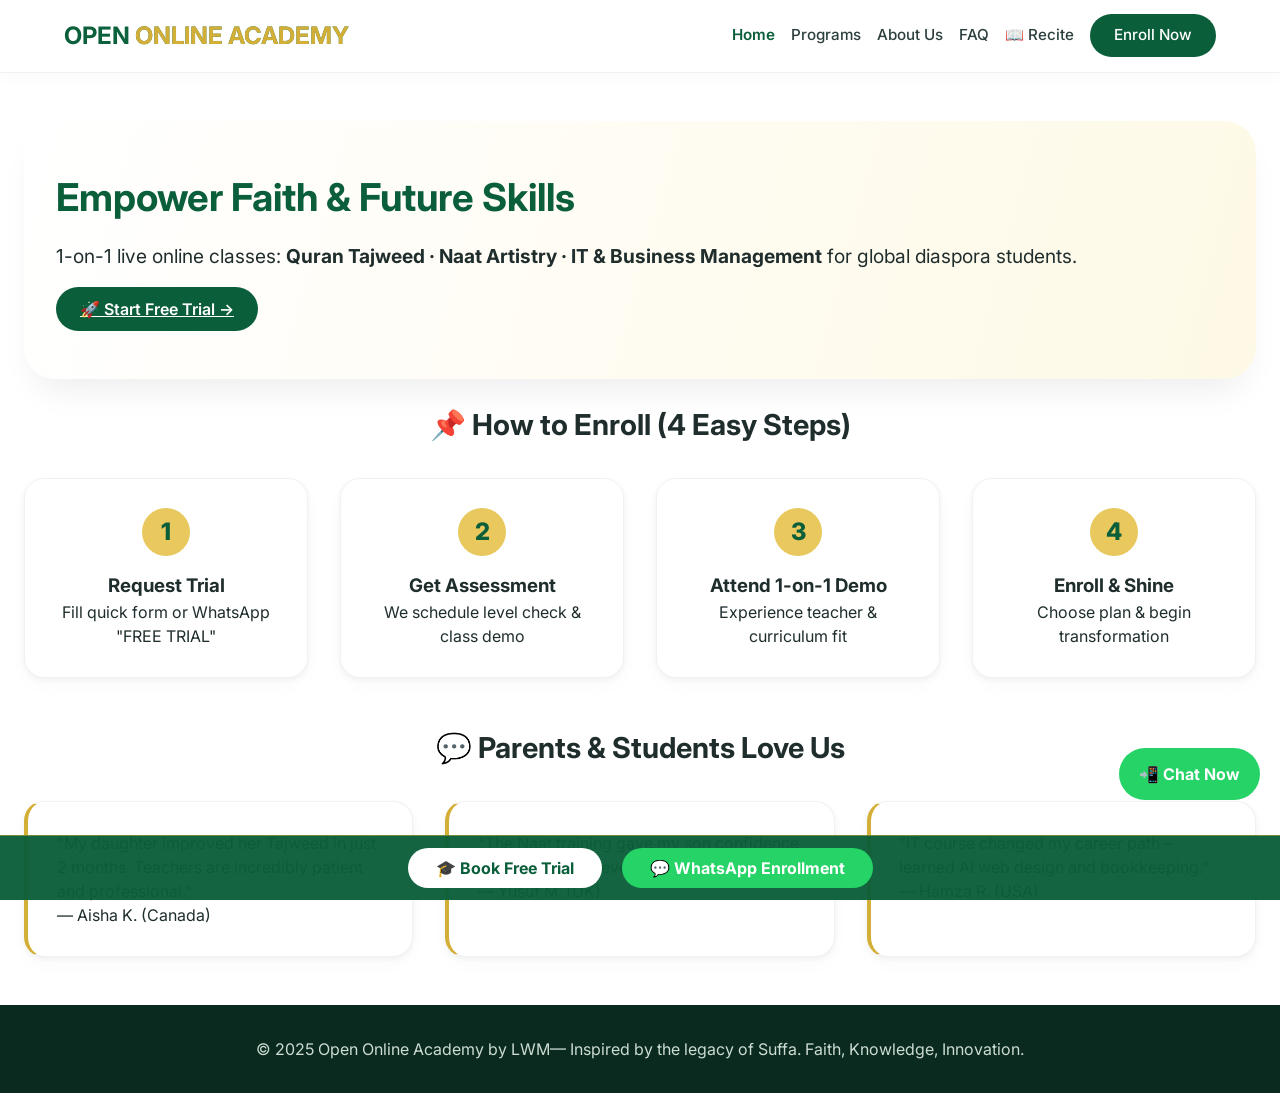
<file: index.html>
<!DOCTYPE html>
<html lang="en">
<head>
    <meta charset="UTF-8">
    <meta name="viewport" content="width=device-width, initial-scale=1.0, viewport-fit=cover">
    <title>Open Online Academy | Quran · Naat · IT Academy</title>
    <link href="https://fonts.googleapis.com/css2?family=Inter:opsz,wght@14..32,300;400;500;600;700&display=swap" rel="stylesheet">
    <style>
        * { margin: 0; padding: 0; box-sizing: border-box; }
        :root {
            --primary: #0b5e3a;
            --primary-dark: #07452a;
            --gold: #d4af37;
            --gold-light: #e9c85e;
            --card-shadow: 0 20px 35px -12px rgba(0,0,0,0.08);
        }
        body { font-family: 'Inter', sans-serif; background: white; color: #1f2d2d; line-height: 1.5; }
        .main-header {
            background: white;
            position: sticky;
            top: 0;
            z-index: 1000;
            padding: 0.9rem 5%;
            box-shadow: 0 2px 18px rgba(0,0,0,0.03);
            border-bottom: 1px solid #eef2f0;
        }
        .header-container {
            display: flex;
            justify-content: space-between;
            align-items: center;
            flex-wrap: wrap;
            gap: 15px;
        }
        .logo {
            font-size: 1.5rem;
            font-weight: 700;
            background: linear-gradient(135deg, var(--primary) 0%, #0f6e46 100%);
            background-clip: text;
            -webkit-background-clip: text;
            color: transparent;
        }
        .logo span { color: var(--gold); background: none; }
        .nav-links { display: flex; flex-wrap: wrap; gap: 1rem; align-items: center; }
        .nav-links a {
            text-decoration: none;
            font-weight: 500;
            color: #2c3e3e;
            transition: all 0.25s ease;
            font-size: 0.95rem;
        }
        .nav-links a:hover, .nav-links a.active { color: var(--primary); font-weight: 600; }
        .btn-primary {
            background: var(--primary);
            color: white !important;
            padding: 10px 24px;
            border-radius: 40px;
            font-weight: 600;
            border: none;
            cursor: pointer;
            transition: all 0.25s ease;
        }
        .btn-primary:hover { background: var(--primary-dark); transform: translateY(-2px); }
        .page { display: none; animation: fadeIn 0.3s ease; }
        .active-page { display: block; }
        @keyframes fadeIn { from { opacity: 0; transform: translateY(8px);} to { opacity: 1; transform: translateY(0);} }
        .container { max-width: 1280px; margin: 0 auto; padding: 3rem 1.5rem; }
        .hero {
            background: linear-gradient(105deg, #ffffff 0%, #fef9e6 100%);
            border-radius: 2rem;
            padding: 3rem 2rem;
            margin-bottom: 1.5rem;
            box-shadow: var(--card-shadow);
        }
        .grid-3 { display: grid; grid-template-columns: repeat(auto-fit, minmax(280px, 1fr)); gap: 2rem; margin-top: 2rem; }
        .card {
            background: white;
            border-radius: 1.25rem;
            padding: 1.8rem;
            box-shadow: 0 8px 20px rgba(0,0,0,0.02), 0 2px 6px rgba(0,0,0,0.05);
            border: 1px solid #f0f2f0;
        }
        .card:hover { transform: translateY(-4px); box-shadow: var(--card-shadow); }
        .testimonial-card { border-left: 4px solid var(--gold); }
        .step-card { text-align: center; }
        .step-number {
            background: var(--gold-light);
            width: 48px;
            height: 48px;
            display: inline-flex;
            align-items: center;
            justify-content: center;
            border-radius: 60px;
            font-weight: 800;
            font-size: 1.5rem;
            color: var(--primary);
            margin-bottom: 1rem;
        }
        .faq-item {
            background: white;
            border-radius: 1rem;
            margin-bottom: 1rem;
            border: 1px solid #e2e8f0;
            overflow: hidden;
        }
        .faq-question {
            padding: 1.2rem 1.5rem;
            font-weight: 700;
            cursor: pointer;
            background: #ffffff;
            display: flex;
            justify-content: space-between;
        }
        .faq-answer { padding: 0 1.5rem 1.2rem 1.5rem; display: none; border-top: 1px solid #eef2f0; }
        .faq-item.open .faq-answer { display: block; }
        footer { background: #0a2a1f; color: #ccdcd2; text-align: center; padding: 2rem; }
        .sticky-enroll {
            position: fixed;
            bottom: 0;
            left: 0;
            width: 100%;
            background: rgba(11, 94, 58, 0.96);
            padding: 12px 20px;
            display: flex;
            justify-content: center;
            gap: 20px;
            z-index: 1100;
            border-top: 1px solid rgba(212, 175, 55, 0.5);
        }
        .sticky-btn {
            background: white;
            color: var(--primary);
            padding: 8px 28px;
            border-radius: 60px;
            font-weight: 700;
            text-decoration: none;
            display: inline-flex;
            align-items: center;
            gap: 8px;
        }
        .sticky-btn-wa { background: #25D366; color: white; }
        .whatsapp-float {
            position: fixed;
            bottom: 100px;
            right: 20px;
            background: #25D366;
            padding: 14px 20px;
            border-radius: 50px;
            font-weight: bold;
            text-decoration: none;
            color: white;
            z-index: 1100;
            display: flex;
            gap: 8px;
            align-items: center;
        }
        @media (max-width: 760px) {
            .header-container { flex-direction: column; }
            .sticky-enroll { padding: 8px 12px; gap: 8px; }
            .sticky-btn { padding: 6px 16px; font-size: 0.8rem; }
            .whatsapp-float { bottom: 85px; padding: 10px 16px; }
        }
        input, select, textarea {
            width: 100%;
            padding: 12px;
            border-radius: 14px;
            border: 1px solid #d0dbd0;
            margin-top: 5px;
            margin-bottom: 15px;
            font-family: inherit;
        }
        .form-card {
            background: #f9fbf8;
            padding: 1.8rem;
            border-radius: 1.5rem;
        }
        .success-message {
            background: #d4edda;
            color: #155724;
            padding: 1rem;
            border-radius: 1rem;
            display: none;
            margin-top: 1rem;
        }
        .error-message {
            background: #f8d7da;
            color: #721c24;
            padding: 1rem;
            border-radius: 1rem;
            display: none;
            margin-top: 1rem;
        }
    </style>
</head>
<body>

<header class="main-header">
    <div class="header-container">
        <div class="logo">OPEN <span>ONLINE ACADEMY</span></div>
        <div class="nav-links" id="navLinks">
            <a href="#" data-page="home">Home</a>
            <a href="#" data-page="programs">Programs</a>
            <a href="#" data-page="about">About Us</a>            
            <a href="#" data-page="faq">FAQ</a>
            <a href="read.html">📖 Recite</a>
            <a href="#" class="btn-primary" data-page="freetrial">Enroll Now</a>
        </div>
    </div>
</header>

<main>
    <!-- HOME PAGE -->
    <div id="home-page" class="page active-page">
        <div class="container">
            <div class="hero">
                <h1 style="font-size: 2.4rem; color: var(--primary);">Empower Faith & Future Skills</h1>
                <p style="font-size: 1.2rem; margin: 1rem 0;">1-on-1 live online classes: <strong>Quran Tajweed · Naat Artistry · IT & Business Management</strong> for global diaspora students.</p>
                <a href="#" data-page="freetrial" class="btn-primary" style="display: inline-block;">🚀 Start Free Trial →</a>
            </div>
            <h2 style="font-size: 1.8rem; text-align: center; margin-bottom: 2rem;">📌 How to Enroll (4 Easy Steps)</h2>
            <div class="grid-3" style="grid-template-columns: repeat(auto-fit, minmax(220px,1fr));">
                <div class="card step-card"><div class="step-number">1</div><h3>Request Trial</h3><p>Fill quick form or WhatsApp "FREE TRIAL"</p></div>
                <div class="card step-card"><div class="step-number">2</div><h3>Get Assessment</h3><p>We schedule level check & class demo</p></div>
                <div class="card step-card"><div class="step-number">3</div><h3>Attend 1-on-1 Demo</h3><p>Experience teacher & curriculum fit</p></div>
                <div class="card step-card"><div class="step-number">4</div><h3>Enroll & Shine</h3><p>Choose plan & begin transformation</p></div>
            </div>
            <h2 style="font-size: 1.8rem; text-align: center; margin: 3rem 0 1rem 0;">💬 Parents & Students Love Us</h2>
            <div class="grid-3">
                <div class="card testimonial-card">"My daughter improved her Tajweed in just 2 months. Teachers are incredibly patient and professional." <br/>— Aisha K. (Canada)</div>
                <div class="card testimonial-card">"The Naat training gave my son confidence to recite at local events." <br/>— Yusuf M. (UK)</div>
                <div class="card testimonial-card">"IT course changed my career path – learned AI web design and bookkeeping." <br/>— Hamza R. (USA)</div>
            </div>
        </div>
    </div>

    <!-- PROGRAMS PAGE -->
    <div id="programs-page" class="page">
        <div class="container">
            <h2 style="color: var(--primary); font-size: 2rem;">Our Academic Disciplines</h2>
            <div class="grid-3">
                <div class="card"><h3>📖 Quranic Studies</h3><ul><li>Noorani Qaida & foundational Arabic</li><li>Advanced Tajweed rules</li><li>Hifz/Memorization with revision plans</li><li>Daily Duas & Salah guidance</li></ul></div>
                <div class="card"><h3>🎤 Naat & Vocal Artistry</h3><ul><li>Sana Khawan training (kids & adults)</li><li>Classical & modern Urdu/Punjabi scales</li><li>Breathing techniques & stage presence</li><li>Rhythm & public delivery</li></ul></div>
                <div class="card"><h3>💻 IT & Digital Business</h3><ul><li>AI-assisted Web Design (HTML/CSS/JS)</li><li>Inventory Management & QuickBooks</li><li>Budgeting & Financial Reporting</li><li>Professional comms & freelancing prep</li></ul></div>
            </div>
            <div style="margin-top: 3rem; background: #f4f7f2; border-radius: 2rem; padding: 1.5rem;">
                <h3 style="color: var(--primary);">📊 Fee Plans (Monthly Packages)</h3>
                <table style="width:100%; border-collapse: collapse;">
                    <thead><tr style="background: var(--primary); color: white;"><th>Program</th><th>2 classes/week</th><th>3 classes/week</th><th>5 classes/week</th></tr></thead>
                    <tbody>
                        <tr><td>Quran Tajweed</td><td>$89</td><td>$119</td><td>$159</td></tr>
                        <tr><td>Naat Artistry</td><td>$79</td><td>$109</td><td>$139</td></tr>
                        <tr><td>IT Business Track</td><td>$99</td><td>$139</td><td>$189</td></tr>
                    </tbody>
                </table>
            </div>
        </div>
    </div>

    <!-- ABOUT PAGE -->
    <div id="about-page" class="page">
        <div class="container">
            <h2 style="color: var(--primary);">About Suffa Online Academy</h2>
            <p style="margin: 1rem 0 2rem 0;">We bring premium online education merging Islamic values and modern skills for Western families, inspired by the noble tradition of seeking knowledge.</p>
            <div class="grid-3">
                <div class="card"><h3>🎓 Our Vision</h3><p>To raise a generation rooted in Quran, eloquent in Naat, and capable in digital economy.</p></div>
                <div class="card"><h3>🌍 Global Faculty</h3><p>Certified Quran instructors, Professional Naat coaches, and Industry IT experts.</p></div>
                <div class="card"><h3>🤝 1-on-1 Attention</h3><p>Customized pace & schedule for each student — no crowded classes.</p></div>
            </div>
        </div>
    </div>

    <!-- FREE TRIAL PAGE - WITH WORKING GOOGLE SHEETS FORM -->
    <div id="freetrial-page" class="page">
        <div class="container">
            <div class="hero" style="background: #eef3e9;">
                <h2 style="color: var(--primary);">🌟 Start Your Free Trial Class</h2>
                <p>No commitment. Meet your instructor, evaluate our method, and get personalized roadmap.</p>
            </div>
            <div style="display: grid; grid-template-columns: 1fr 1fr; gap: 2rem;">
                <div class="form-card">
                    <h3>📝 Enrollment Form</h3>
                    <form id="enrollmentForm" onsubmit="event.preventDefault(); submitEnrollment()">
                        <div class="form-group">
                            <label>Full Name *</label>
                            <input type="text" id="fullName" required>
                        </div>
                        <div class="form-group">
                            <label>Email Address *</label>
                            <input type="email" id="email" required>
                        </div>
                        <div class="form-group">
                            <label>WhatsApp Number (with country code) *</label>
                            <input type="tel" id="whatsapp" placeholder="+923095222202" required>
                        </div>
                        <div class="form-group">
                            <label>Student Age *</label>
                            <input type="number" id="age" required>
                        </div>
                        <div class="form-group">
                            <label>Select Program *</label>
                            <select id="program" required>
                                <option value="">Select a course</option>
                                <option value="Quran Tajweed">Quran Tajweed</option>
                                <option value="Naat Artistry">Naat Artistry</option>
                                <option value="IT Business">IT & Business Management</option>
                                <option value="Combined (Multiple)">Combined (Multiple)</option>
                            </select>
                        </div>
                        <div class="form-group">
                            <label>Preferred Time Slot</label>
                            <select id="timeSlot">
                                <option value="Morning (9AM-12PM)">Morning (9AM-12PM)</option>
                                <option value="Afternoon (12PM-3PM)">Afternoon (12PM-3PM)</option>
                                <option value="Evening (3PM-6PM)">Evening (3PM-6PM)</option>
                                <option value="Night (6PM-9PM)">Night (6PM-9PM)</option>
                            </select>
                        </div>
                        <div class="form-group">
                            <label>Additional Notes (optional)</label>
                            <textarea rows="3" id="notes" placeholder="Any specific requirements or questions..."></textarea>
                        </div>
                        <button type="submit" class="btn-primary" style="width: 100%;">Submit Trial Request →</button>
                        <div id="formSuccess" class="success-message">✅ Thank you! We'll contact you on WhatsApp within 24 hours to schedule your free trial.</div>
                        <div id="formError" class="error-message">❌ Something went wrong. Please try again or contact us on WhatsApp.</div>
                    </form>
                </div>
                <div class="card">
                    <h3>⚡ WhatsApp Express Enrollment</h3>
                    <p>Simply message "FREE TRIAL" on WhatsApp and our enrollment team will assist within 30 minutes.</p>
                    <a href="https://wa.me/923095222202?text=I%20want%20a%20FREE%20trial%20class" target="_blank" style="display: inline-block; background: #25D366; color: white; padding: 12px 24px; text-decoration: none; border-radius: 50px; margin: 1rem 0;">📲 Start via WhatsApp Now</a>
                    <p style="margin-top: 1rem;">✔️ Preferred method for instant setup.</p>
                    <div style="margin-top: 2rem; padding: 1rem; background: #f0f7ff; border-radius: 1rem;">
                        <p><strong>📞 Or Call Us:</strong></p>
                        <p style="font-size: 1.2rem;">+92 309 5222202</p>
                    </div>
                </div>
            </div>
        </div>
    </div>

    <!-- FAQ PAGE -->
    <div id="faq-page" class="page">
        <div class="container">
            <h2 style="color: var(--primary);">Frequently Asked Questions</h2>
            <div class="faq-list">
                <div class="faq-item"><div class="faq-question">📌 What age groups do you accept? <span>+</span></div><div class="faq-answer">We teach kids (5+), teens, and adults. All levels welcome.</div></div>
                <div class="faq-item"><div class="faq-question">💻 Which platform do you use for classes? <span>+</span></div><div class="faq-answer">Zoom / Google Meet with interactive whiteboard & screen sharing.</div></div>
                <div class="faq-item"><div class="faq-question">🌎 Do you offer classes for different time zones?<span>+</span></div><div class="faq-answer">Yes! US, Canada, UK, Europe, Australia time zones. 24/7 flexible scheduling.</div></div>
                <div class="faq-item"><div class="faq-question">🕌 Is there any Quran Ijazah program?<span>+</span></div><div class="faq-answer">Yes, advanced Tajweed & Ijazah available upon completion.</div></div>
                <div class="faq-item"><div class="faq-question">💰 How can I pay for courses?<span>+</span></div><div class="faq-answer">PayPal, credit cards, Wise, bank transfer. Monthly and quarterly discounts.</div></div>
            </div>
        </div>
    </div>
</main>

<div class="sticky-enroll">
    <a href="#" data-page="freetrial" class="sticky-btn">🎓 Book Free Trial</a>
    <a href="https://wa.me/923095222202?text=I%20need%20enrollment%20info" target="_blank" class="sticky-btn sticky-btn-wa">💬 WhatsApp Enrollment</a>
</div>
<a href="https://wa.me/923095222202?text=Hello%2C%20I%20want%20a%20FREE%20trial%20class" target="_blank" class="whatsapp-float">📲 Chat Now</a>

<footer>
    <p>© 2025 Open Online Academy by LWM— Inspired by the legacy of Suffa. Faith, Knowledge, Innovation.</p>    
</footer>

<script>
    // Page Navigation
    const pages = {
        home: document.getElementById('home-page'),
        programs: document.getElementById('programs-page'),
        about: document.getElementById('about-page'),
        freetrial: document.getElementById('freetrial-page'),
        faq: document.getElementById('faq-page')
    };

    function setActivePage(pageId) {
        Object.values(pages).forEach(page => { if(page) page.classList.remove('active-page'); });
        if(pages[pageId]) pages[pageId].classList.add('active-page');
        document.querySelectorAll('.nav-links a').forEach(link => {
            const linkPage = link.getAttribute('data-page');
            if(linkPage === pageId) link.classList.add('active');
            else link.classList.remove('active');
        });
        window.scrollTo({ top: 0, behavior: 'smooth' });
    }

    document.querySelectorAll('[data-page]').forEach(el => {
        el.addEventListener('click', function(e) {
            e.preventDefault();
            const page = this.getAttribute('data-page');
            if(page && pages[page]) setActivePage(page);
        });
    });

    // FAQ Accordion
    document.querySelectorAll('.faq-question').forEach(q => {
        q.addEventListener('click', () => {
            const item = q.closest('.faq-item');
            item.classList.toggle('open');
            q.querySelector('span').textContent = item.classList.contains('open') ? '−' : '+';
        });
    });

    // ========================================
    // GOOGLE SHEETS ENROLLMENT SUBMISSION
    // REPLACE THIS URL WITH YOUR DEPLOYED WEB APP URL
    // ========================================
    const GOOGLE_SCRIPT_URL = 'https://script.google.com/macros/s/AKfycbww2NU8vjB07ALdo59Anf1Vj_jLYAmyA4bKe-_zCXzGvt1C1jQGIIHxY5_Pvv3Whab6/exec';

    async function submitEnrollment() {
        // Get form values
        const name = document.getElementById('fullName').value.trim();
        const email = document.getElementById('email').value.trim();
        const whatsapp = document.getElementById('whatsapp').value.trim();
        const age = document.getElementById('age').value.trim();
        const program = document.getElementById('program').value;
        const timeSlot = document.getElementById('timeSlot').value;
        const notes = document.getElementById('notes').value.trim();

        // Validation
        if(!name || !email || !whatsapp || !age || !program) {
            alert('Please fill all required fields (*)');
            return;
        }

        // UI feedback
        const submitBtn = document.querySelector('#freetrial-page button[type="submit"]');
        const originalText = submitBtn.innerText;
        submitBtn.innerText = 'Submitting...';
        submitBtn.disabled = true;

        // Hide any previous messages
        document.getElementById('formSuccess').style.display = 'none';
        document.getElementById('formError').style.display = 'none';

        // Prepare URL-encoded data
        const formData = new URLSearchParams();
        formData.append('fullName', name);
        formData.append('email', email);
        formData.append('whatsapp', whatsapp);
        formData.append('age', age);
        formData.append('program', program);
        formData.append('timeSlot', timeSlot);
        formData.append('notes', notes || 'No notes');

        try {
            const response = await fetch(GOOGLE_SCRIPT_URL, {
                method: 'POST',
                headers: {
                    'Content-Type': 'application/x-www-form-urlencoded',
                },
                body: formData.toString()
            });

            // Check if response is OK (status 200-299)
            if (!response.ok) {
                throw new Error(`HTTP ${response.status}: ${response.statusText}`);
            }

            const result = await response.json();
            
            if (result.success === true) {
                // Success: show message and reset form
                const successDiv = document.getElementById('formSuccess');
                successDiv.style.display = 'block';
                document.getElementById('enrollmentForm').reset();
                successDiv.scrollIntoView({ behavior: 'smooth', block: 'center' });
                setTimeout(() => { successDiv.style.display = 'none'; }, 6000);
            } else {
                // Script returned an error
                throw new Error(result.error || 'Unknown server error');
            }
        } catch(error) {
            console.error('Submission error:', error);
            const errorDiv = document.getElementById('formError');
            errorDiv.style.display = 'block';
            errorDiv.scrollIntoView({ behavior: 'smooth', block: 'center' });
            setTimeout(() => { errorDiv.style.display = 'none'; }, 6000);
        } finally {
            submitBtn.innerText = originalText;
            submitBtn.disabled = false;
        }
    }

    // Set default active page
    setActivePage('home');
</script>
</body>
</html>
</file>
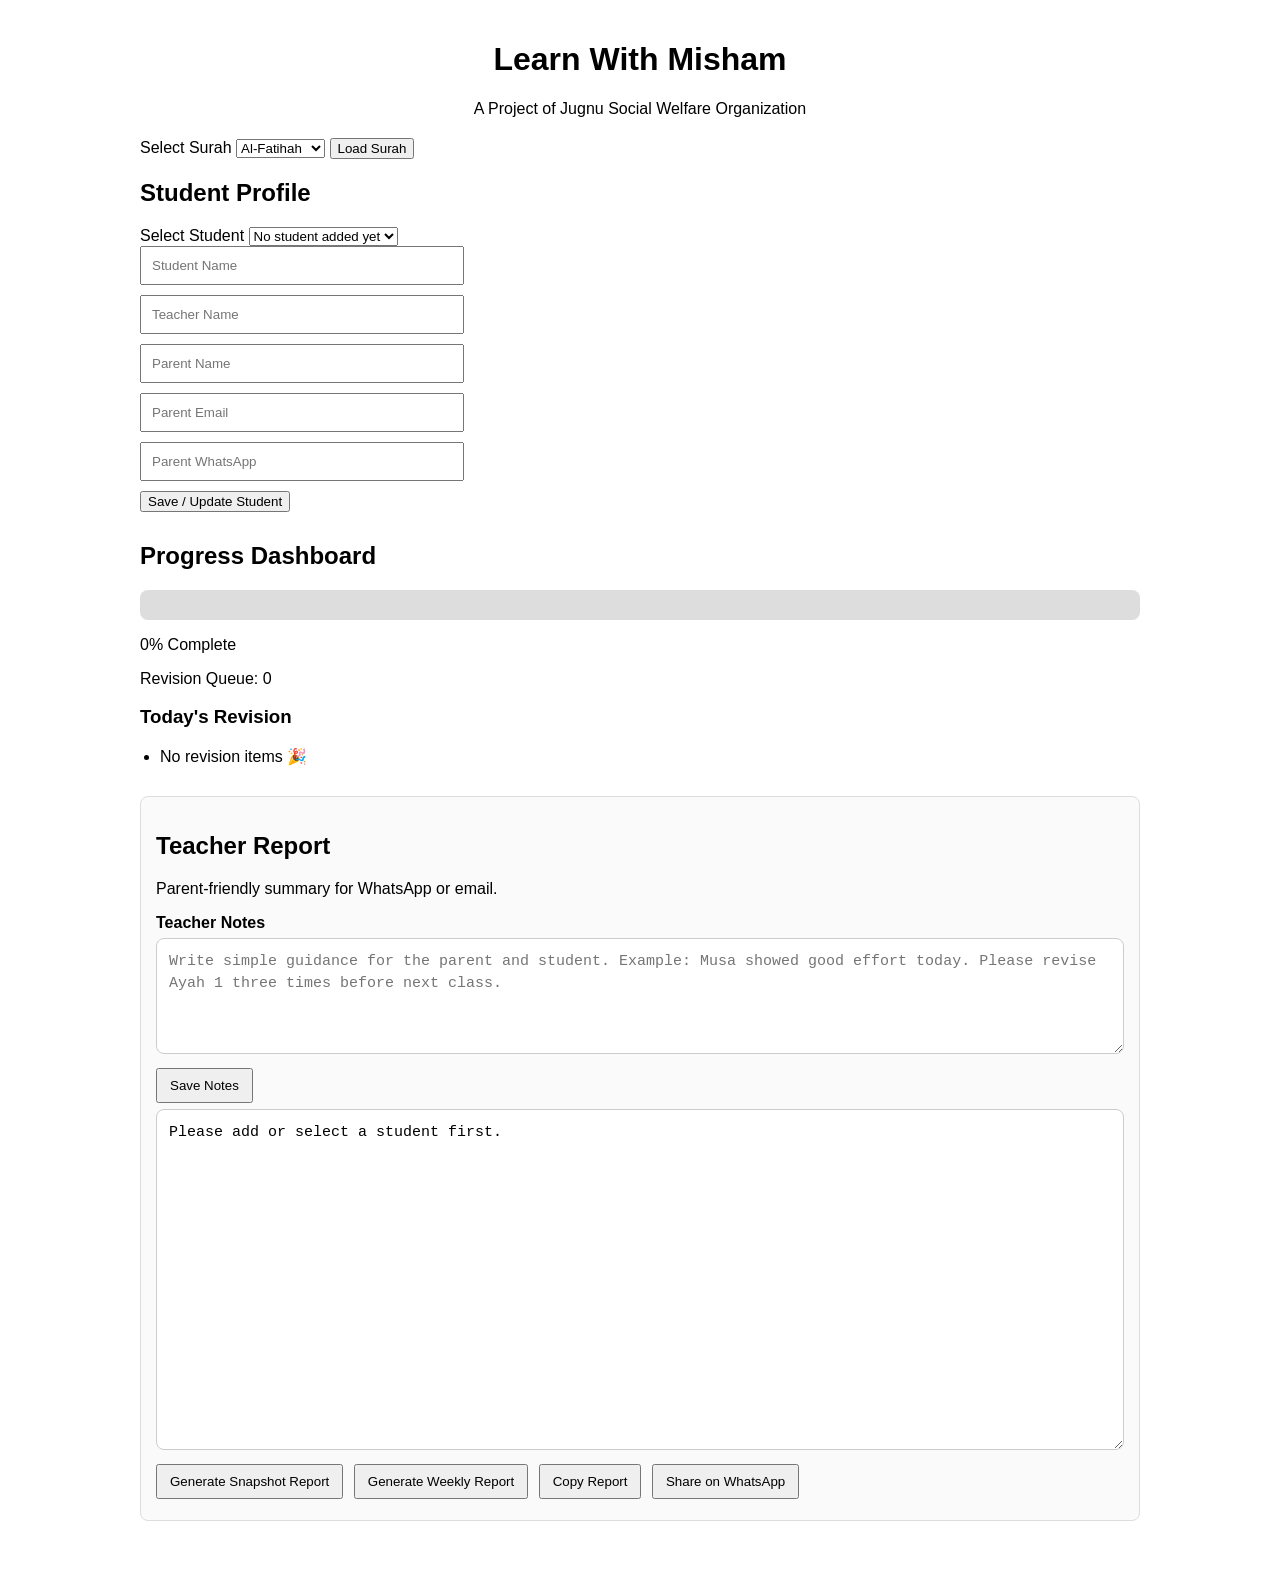
<file: read.html>
<!DOCTYPE html>
<html lang="en">
<head>
    <meta charset="UTF-8">
    <meta name="viewport" content="width=device-width, initial-scale=1.0">
    <title>Learn With Misham - Quran Study</title>

    <link rel="stylesheet" href="css/style.css">
</head>
<body>

    <header>
        <h1>Learn With Misham</h1>
        <p>A Project of Jugnu Social Welfare Organization</p>
    </header>

    <div class="controls">

        <label>Select Surah</label>

        <select id="surahSelect">
            <option value="1">Al-Fatihah</option>
            <option value="2">Al-Baqarah</option>
            <option value="3">Ali-Imran</option>
        </select>

        <button onclick="loadSurah()">
            Load Surah
        </button>

    </div>
        <section class="profile">

    <h2>Student Profile</h2>

    <label>Select Student</label>

    <select
        id="studentSelect"
        onchange="switchStudent()">
    </select>

    <input
        id="studentName"
        placeholder="Student Name">

    <input
        id="teacherName"
        placeholder="Teacher Name">

    <input
        id="parentName"
        placeholder="Parent Name">

    <input
        id="parentEmail"
        type="email"
        placeholder="Parent Email">

    <input
        id="parentWhatsApp"
        type="tel"
        placeholder="Parent WhatsApp">

    <button onclick="saveProfile()">
        Save / Update Student
    </button>

</section>

<section class="dashboard">

    <h2>Progress Dashboard</h2>

    <div class="progress-bar">

        <div
            id="progressFill"
            class="progress-fill">
        </div>

    </div>

    <p id="progressText">
        0% Complete
    </p>

    <p>
        Revision Queue:
        <span id="revisionCount">
            0
        </span>
    </p>

    <h3>Today's Revision</h3>

    <ul id="revisionList">
    </ul>

</section>

<section class="teacher-report">

    <h2>Teacher Report</h2>

    <p>Parent-friendly summary for WhatsApp or email.</p>

    <label for="teacherNotes">Teacher Notes</label>

    <textarea
        id="teacherNotes"
        rows="4"
        placeholder="Write simple guidance for the parent and student. Example: Musa showed good effort today. Please revise Ayah 1 three times before next class."></textarea>

    <button onclick="saveTeacherNotes()">
        Save Notes
    </button>

    <textarea
        id="teacherReportText"
        readonly
        rows="14">
    </textarea>

    <button onclick="generateTeacherReport()">
        Generate Snapshot Report
    </button>

    <button onclick="generateWeeklyTeacherReport()">
        Generate Weekly Report
    </button>

    <button onclick="copyTeacherReport()">
        Copy Report
    </button>

    <button onclick="shareTeacherReportOnWhatsApp()">
        Share on WhatsApp
    </button>

</section>

    <div id="quranContainer"></div>

<script src="js/storage.js"></script>
<script src="js/profile.js"></script>
<script src="js/progress.js"></script>
<script src="js/surahNames.js"></script>
<script src="js/cloud.js"></script>
<script src="js/report.js"></script>
<script src="js/app.js"></script>

</body>
</html>
</file>
<file: css/style.css>
body{
    font-family: Arial, sans-serif;
    max-width:1000px;
    margin:auto;
    padding:20px;
}

header{
    text-align:center;
}

.controls{
    margin:20px 0;
}

.ayah{
    direction: rtl;
    font-size: 32px;
    line-height: 2;
    margin-bottom:20px;
}

.word{
    cursor:pointer;
    padding:4px;
}

.highlight{
    background:yellow;
}
.profile {
    margin-bottom: 30px;
}

.profile input {
    display:block;
    margin-bottom:10px;
    padding:10px;
    width:300px;
}

.dashboard {
    margin-bottom:30px;
}

.progress-bar {
    width:100%;
    height:30px;
    background:#ddd;
    border-radius:8px;
}

.progress-fill {
    width:0%;
    height:100%;
    background:#4caf50;
    border-radius:8px;
    transition:0.3s;
}

.ayah-card {
    border:1px solid #ddd;
    padding:15px;
    margin-bottom:15px;
    border-radius:8px;
}

.status-buttons button {
    margin-right:5px;
}
#revisionList {
    padding-left: 20px;
}

#revisionList li {
    margin-bottom: 6px;
}

.teacher-report {
    margin-bottom: 30px;
    padding: 15px;
    border: 1px solid #ddd;
    border-radius: 8px;
    background: #fafafa;
}

.teacher-report textarea {
    width: 100%;
    box-sizing: border-box;
    padding: 12px;
    margin-bottom: 10px;
    font-size: 15px;
    line-height: 1.5;
    border: 1px solid #ccc;
    border-radius: 8px;
    resize: vertical;
}

.teacher-report button {
    margin-right: 6px;
    margin-bottom: 6px;
    padding: 8px 12px;
    cursor: pointer;
}


.teacher-report label {
    display: block;
    margin-bottom: 6px;
    font-weight: bold;
}

#teacherNotes {
    width: 100%;
    box-sizing: border-box;
    padding: 12px;
    margin-bottom: 10px;
    font-size: 15px;
    line-height: 1.5;
    border: 1px solid #ccc;
    border-radius: 8px;
    resize: vertical;
}
</file>
